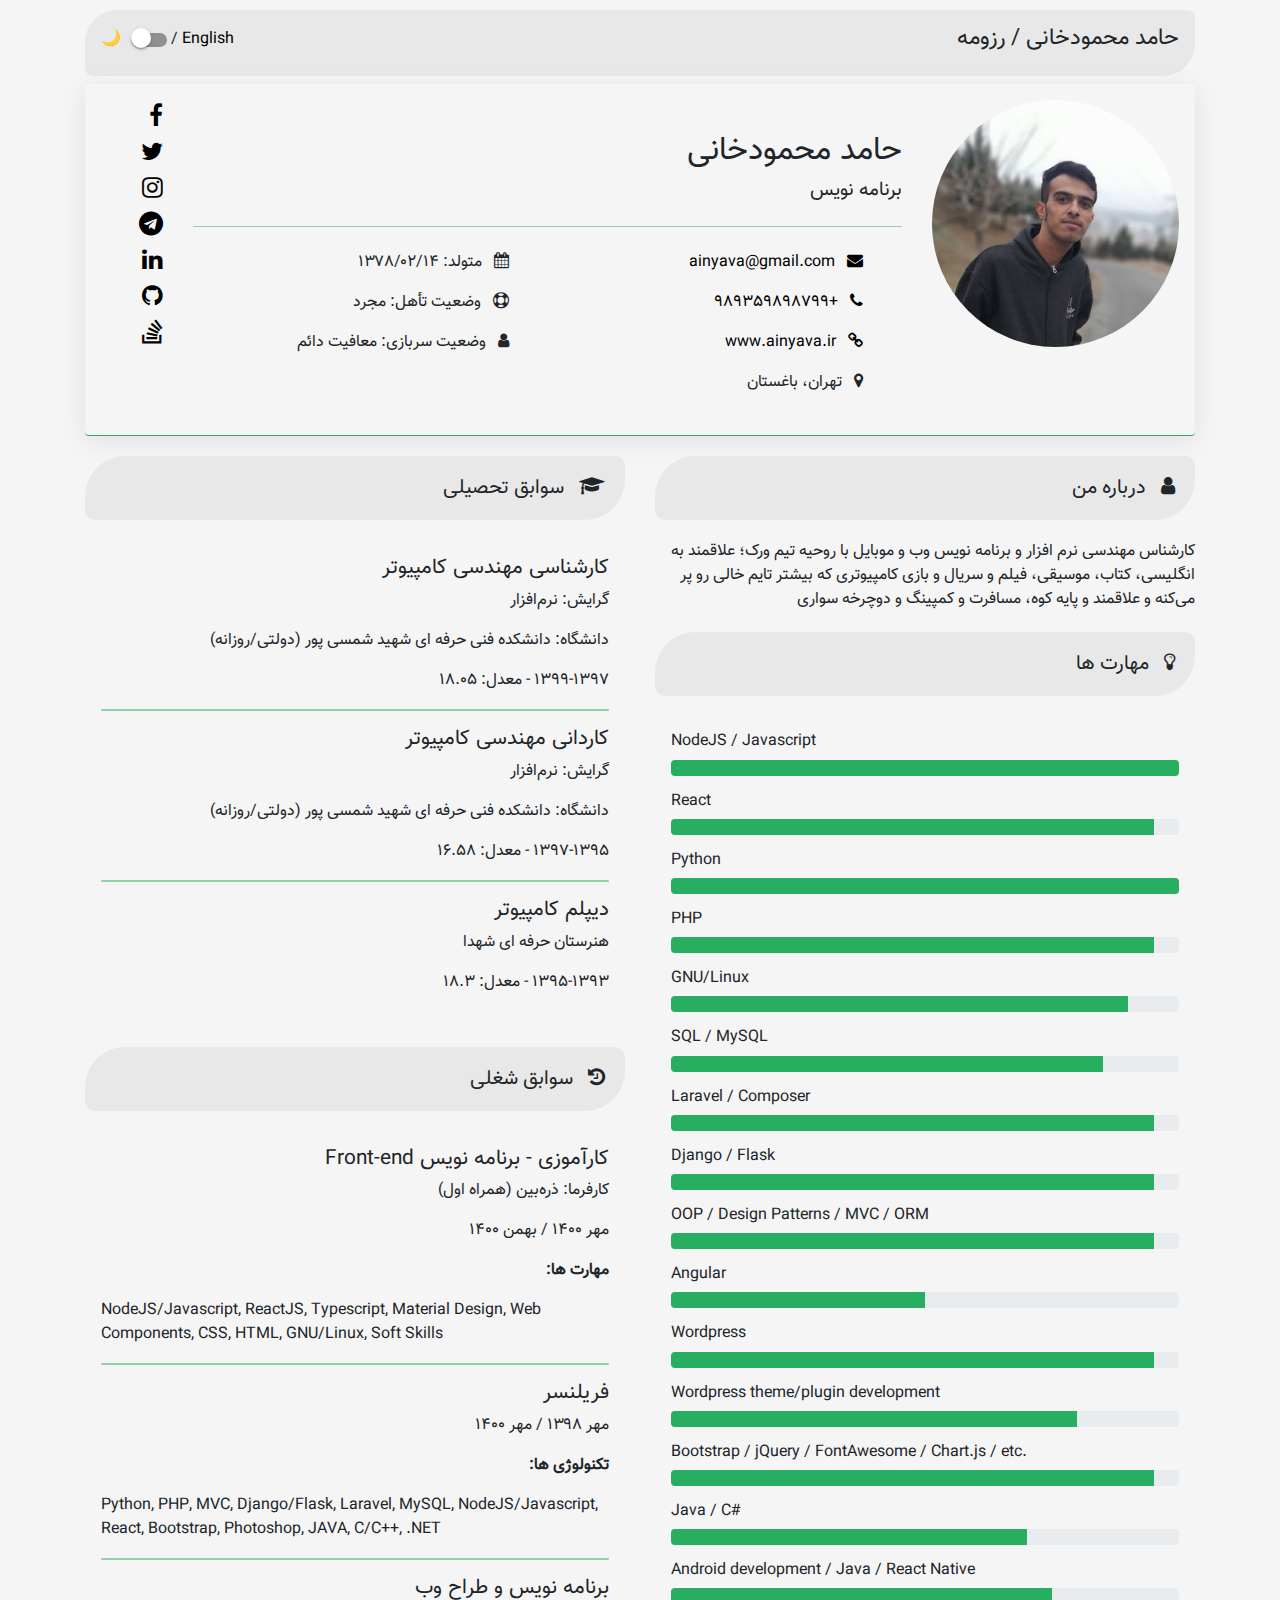
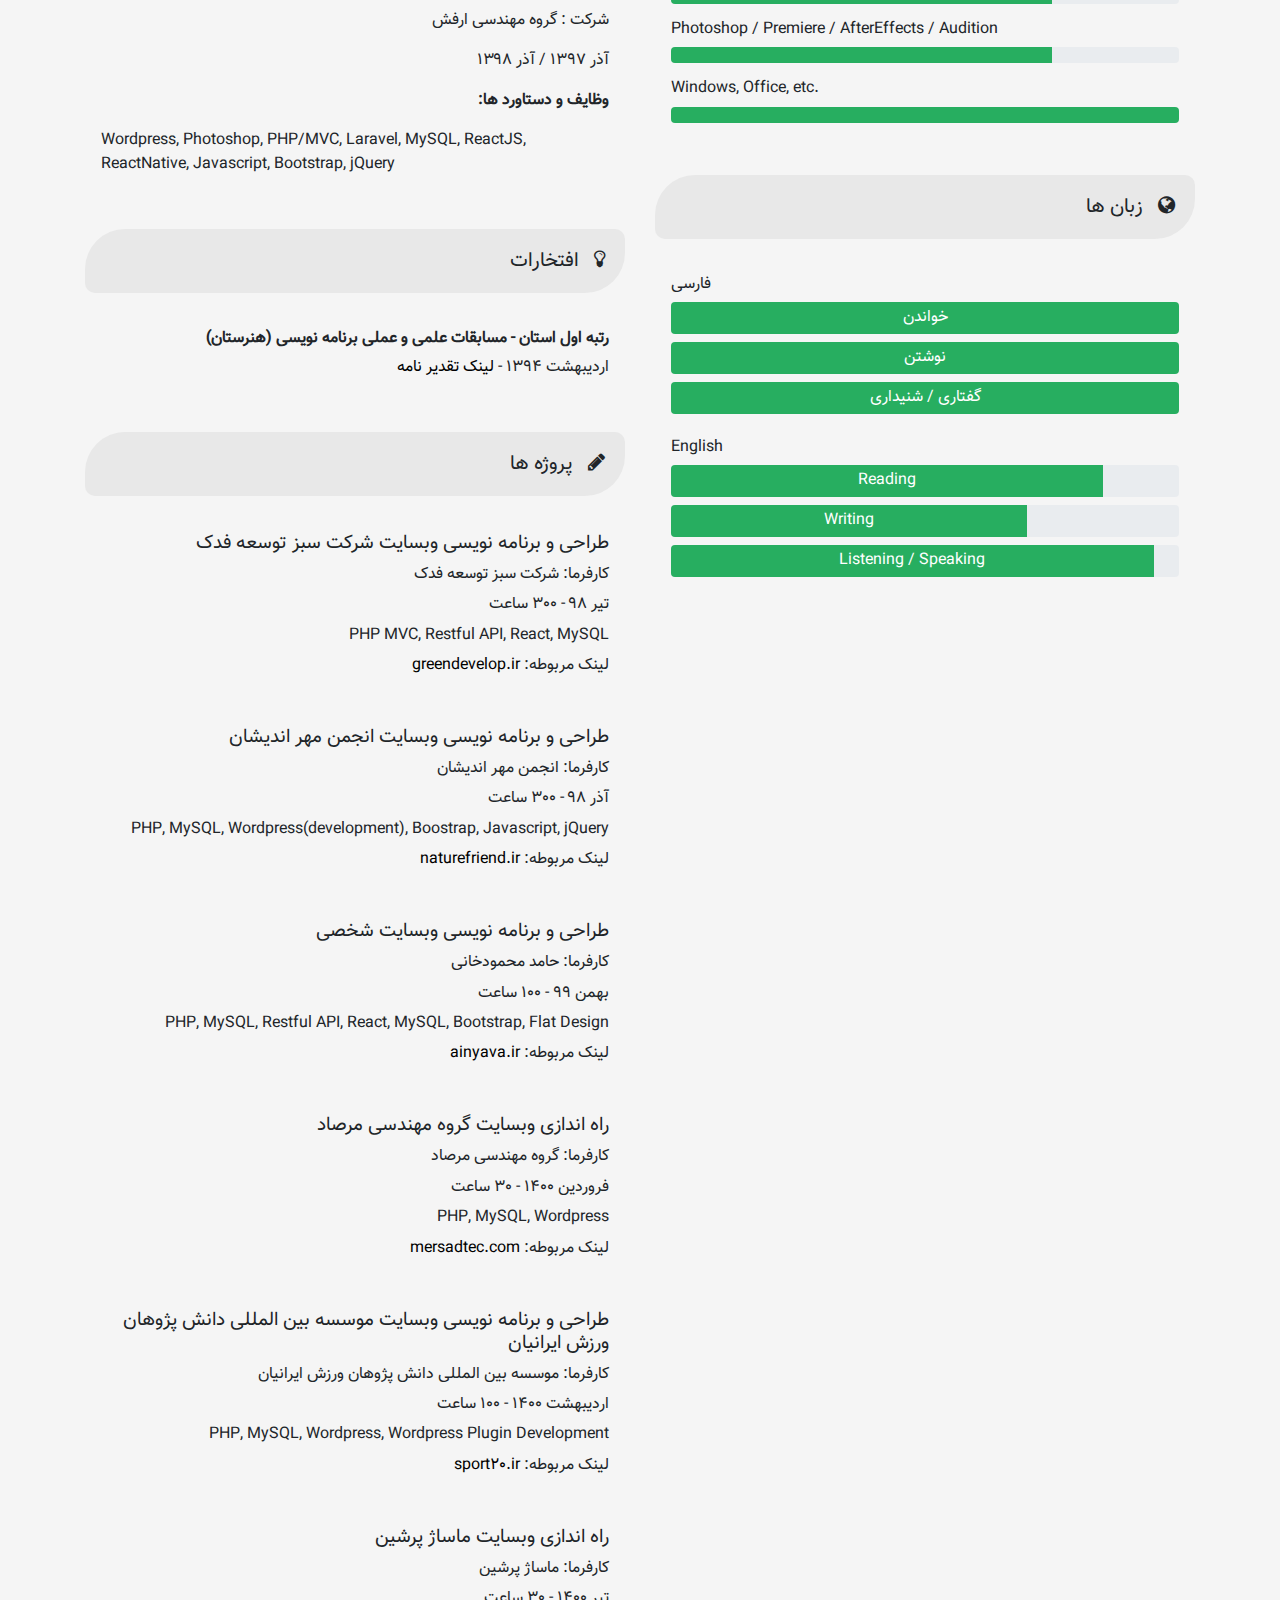
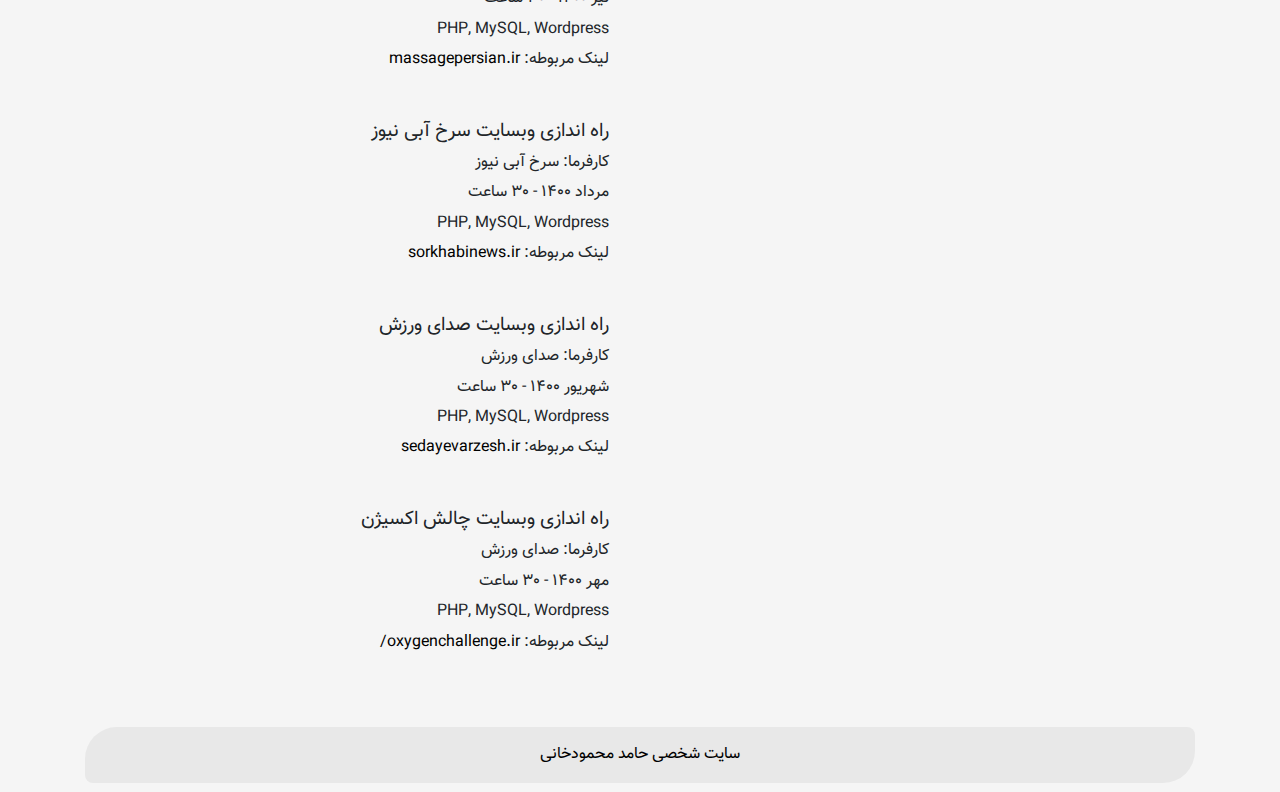
<file: index.html>
<!DOCTYPE html>
<html>
<head>
    <meta charset="UTF-8">
    <meta http-equiv="X-UA-Compatible" content="IE=edge">
    <meta name="viewport" content="width=device-width, initial-scale=1.0">
    <title>حامد محمودخانی - رزومه</title>
    <link rel="stylesheet" href="css/style.min.css">
</head>
<body>
    <div class="app">
        <div class="container resume">
            <header>
                <h1 class="d-inline-block">حامد محمودخانی / رزومه</h1>
                <div class="left d-inline-block">
                    <a href="english.html">English</a> /
                    <label class="material-switch">
                        <input type="checkbox" id="nightmode"/>
                        <span role="img" aria-label="moon">🌙</span>
                    </label>
                </div>
                <div class="clear"></div>
            </header>
            <div class="head rounded">
                <div class="row">
                    <h1 class="d-none">رزومه حامد محمودخانی</h1>
                    <div class="col-12 col-md-5 col-lg-3">
                        <div class="profile">
                            <img src="images/profile.jpg" alt="حامد محمودخانی">
                        </div>
                    </div>
                    <div class="col-12 col-md-6 col-lg-8">
                        <h1>حامد محمودخانی</h1>
                        <h2>برنامه نویس</h2>
                        <div class="line mt-4"></div>
                        <div class="buttons row">
                            <div class="col-12 col-md-6">
                                <a class="button" href="mailto:ainyava@gmail.com">
                                    <i class="fa fa-envelope"></i>
                                    <span>ainyava@gmail.com</span>
                                </a>
                                <a class="button" href="tel:+989359898799">
                                    <i class="fa fa-phone"></i>
                                    <span>+989359898799</span>
                                </a>
                                <a class="button" href="http://ainyava.ir">
                                    <i class="fa fa-link"></i>
                                    <span>www.ainyava.ir</span>
                                </a>
                                <div class="button">
                                    <i class="fa fa-map-marker"></i>
                                    <span>تهران، باغستان</span>
                                </div>
                            </div>
                            <div class="col-12 col-md-6">
                                <div class="button">
                                    <i class="fa fa-calendar"></i>
                                    <span>متولد: ۱۳۷۸/۰۲/۱۴</span>
                                </div>
                                <div class="button">
                                    <i class="fa fa-life-ring"></i>
                                    <span>وضعیت تأهل: مجرد</span>
                                </div>
                                <div class="button">
                                    <i class="fa fa-user"></i>
                                    <span>وضعیت سربازی: معافیت دائم</span>
                                </div>
                            </div>
                        </div>
                    </div>
                    <div class="col-12 col-md-1 social">
                        <a href="https://facebook.com/ainyava">
                            <i class="fa fa-facebook-f"></i>
                        </a>
                        <a href="https://twitter.com/ainyava">
                            <i class="fa fa-twitter"></i>
                        </a>
                        <a href="https://instagram.com/ainyava">
                            <i class="fa fa-instagram"></i>
                        </a>
                        <a href="https://telegram.me/ainyava">
                            <i class="fa fa-telegram"></i>
                        </a>
                        <a href="https://linkedin.com/in/ainyava">
                            <i class="fa fa-linkedin"></i>
                        </a>
                        <a href="https://github.com/ainyava">
                            <i class="fa fa-github"></i>
                        </a>
                        <a href="https://stackoverflow.com/users/6277642/hamed-mahmoudkhani">
                            <i class="fa fa-stack-overflow"></i>
                        </a>
                    </div>
                </div>
            </div>
            <div class="row">
                <div class="col-12 col-md-6">
                    <h5 class="title">
                        <i class="fa fa-user" role="img" aria-label="درباره من"></i>
                        <span>درباره من</span>
                    </h5>
                    <p>کارشناس مهندسی نرم افزار و برنامه نویس وب و موبایل با روحیه تیم ورک؛ علاقمند به انگلیسی،
                        کتاب، موسیقی، فیلم و سریال و بازی کامپیوتری که بیشتر تایم خالی رو پر می‌کنه و علاقمند و پایه
                        کوه، مسافرت و کمپینگ و دوچرخه سواری</p>
                    <h5 class="title">
                        <i class="fa fa-lightbulb-o" role="img" aria-label="درباره من"></i>
                        <span>مهارت ها</span>
                    </h5>
                    <div class="skills p-3">
                        <div class="item">
                            <h6>NodeJS / Javascript</h6>
                            <div class="progress">
                                <div class="progress-bar w-100" role="progressbar" aria-valuenow="100"
                                     aria-valuemin="0" aria-valuemax="100"></div>
                            </div>
                        </div>
                        <div class="item">
                            <h6>React</h6>
                            <div class="progress">
                                <div class="progress-bar w-95" role="progressbar" aria-valuenow="100"
                                     aria-valuemin="0" aria-valuemax="100"></div>
                            </div>
                        </div>
                        <div class="item">
                            <h6>Python</h6>
                            <div class="progress">
                                <div class="progress-bar w-100" role="progressbar" aria-valuenow="100"
                                     aria-valuemin="0" aria-valuemax="100"></div>
                            </div>
                        </div>
                        <div class="item">
                            <h6>PHP</h6>
                            <div class="progress">
                                <div class="progress-bar w-95" role="progressbar" aria-valuenow="100"
                                     aria-valuemin="0" aria-valuemax="100"></div>
                            </div>
                        </div>
                        <div class="item">
                            <h6>GNU/Linux</h6>
                            <div class="progress">
                                <div class="progress-bar w-90" role="progressbar" aria-valuenow="100"
                                     aria-valuemin="0" aria-valuemax="100"></div>
                            </div>
                        </div>
                        <div class="item">
                            <h6>SQL / MySQL</h6>
                            <div class="progress">
                                <div class="progress-bar w-85" role="progressbar" aria-valuenow="100"
                                     aria-valuemin="0" aria-valuemax="100"></div>
                            </div>
                        </div>
                        <div class="item">
                            <h6>Laravel / Composer</h6>
                            <div class="progress">
                                <div class="progress-bar w-95" role="progressbar" aria-valuenow="100"
                                     aria-valuemin="0" aria-valuemax="100"></div>
                            </div>
                        </div>
                        <div class="item">
                            <h6>Django / Flask</h6>
                            <div class="progress">
                                <div class="progress-bar w-95" role="progressbar" aria-valuenow="100"
                                     aria-valuemin="0" aria-valuemax="100"></div>
                            </div>
                        </div>
                        <div class="item">
                            <h6>OOP / Design Patterns / MVC / ORM</h6>
                            <div class="progress">
                                <div class="progress-bar w-95" role="progressbar" aria-valuenow="100"
                                     aria-valuemin="0" aria-valuemax="100"></div>
                            </div>
                        </div>
                        <div class="item">
                            <h6>Angular</h6>
                            <div class="progress">
                                <div class="progress-bar w-50" role="progressbar" aria-valuenow="100"
                                     aria-valuemin="0" aria-valuemax="100"></div>
                            </div>
                        </div>
                        <div class="item">
                            <h6>Wordpress</h6>
                            <div class="progress">
                                <div class="progress-bar w-95" role="progressbar" aria-valuenow="100"
                                     aria-valuemin="0" aria-valuemax="100"></div>
                            </div>
                        </div>
                        <div class="item">
                            <h6>Wordpress theme/plugin development</h6>
                            <div class="progress">
                                <div class="progress-bar w-80" role="progressbar" aria-valuenow="100"
                                     aria-valuemin="0" aria-valuemax="100"></div>
                            </div>
                        </div>
                        <div class="item">
                            <h6>Bootstrap / jQuery / FontAwesome / Chart.js / etc.</h6>
                            <div class="progress">
                                <div class="progress-bar w-95" role="progressbar" aria-valuenow="100"
                                     aria-valuemin="0" aria-valuemax="100"></div>
                            </div>
                        </div>
                        <div class="item">
                            <h6>Java / C#</h6>
                            <div class="progress">
                                <div class="progress-bar w-70" role="progressbar" aria-valuenow="100"
                                     aria-valuemin="0" aria-valuemax="100"></div>
                            </div>
                        </div>
                        <div class="item">
                            <h6>Android development / Java / React Native</h6>
                            <div class="progress">
                                <div class="progress-bar w-75" role="progressbar" aria-valuenow="100"
                                     aria-valuemin="0" aria-valuemax="100"></div>
                            </div>
                        </div>
                        <div class="item">
                            <h6>Photoshop / Premiere / AfterEffects / Audition</h6>
                            <div class="progress">
                                <div class="progress-bar w-75" role="progressbar" aria-valuenow="100"
                                     aria-valuemin="0" aria-valuemax="100"></div>
                            </div>
                        </div>
                        <div class="item">
                            <h6>Windows, Office, etc.</h6>
                            <div class="progress">
                                <div class="progress-bar w-100" role="progressbar" aria-valuenow="100"
                                     aria-valuemin="0" aria-valuemax="100"></div>
                            </div>
                        </div>
                    </div>
                    <h5 class="title">
                        <i class="fa fa-globe" role="img" aria-label="زبان"></i>
                        <span>زبان ها</span>
                    </h5>
                    <div class="languages p-3">
                        <div class="item">
                            <h6>فارسی</h6>
                            <div class="progress mt-2 texted">
                                <div class="progress-bar w-100" role="progressbar" aria-valuenow="100"
                                     aria-valuemin="0" aria-valuemax="100">خواندن
                                </div>
                            </div>
                            <div class="progress mt-2 texted">
                                <div class="progress-bar w-100" role="progressbar" aria-valuenow="100"
                                     aria-valuemin="0" aria-valuemax="100">نوشتن
                                </div>
                            </div>
                            <div class="progress mt-2 texted">
                                <div class="progress-bar w-100" role="progressbar" aria-valuenow="100"
                                     aria-valuemin="0" aria-valuemax="100">گفتاری / شنیداری
                                </div>
                            </div>
                            <h6 class="mt-4">English</h6>
                            <div class="progress mt-2 texted">
                                <div class="progress-bar w-85" role="progressbar" aria-valuenow="100"
                                     aria-valuemin="0" aria-valuemax="100">Reading</div>
                            </div>
                            <div class="progress mt-2 texted">
                                <div class="progress-bar w-70" role="progressbar" aria-valuenow="100"
                                     aria-valuemin="0" aria-valuemax="100">Writing
                                </div>
                            </div>
                            <div class="progress mt-2 texted">
                                <div class="progress-bar w-95" role="progressbar" aria-valuenow="100"
                                     aria-valuemin="0" aria-valuemax="100">Listening / Speaking
                                </div>
                            </div>
                        </div>
                    </div>
                </div>
                <div class="col-12 col-md-6">
                    <h5 class="title">
                        <i class="fa fa-graduation-cap" role="img" aria-label="تحصیل"></i>
                        <span>سوابق تحصیلی</span>
                    </h5>
                    <div class="experiences p-3">
                        <div class="item rtl">
                            <h6>کارشناسی مهندسی کامپیوتر</h6>
                            <p>گرایش: نرم‌افزار</p>
                            <p>دانشگاه: دانشکده فنی حرفه ای شهید شمسی پور (دولتی/روزانه)</p>
                            <p>۱۳۹۹-۱۳۹۷ - معدل: ۱۸.۰۵</p>
                            <div class="line"></div>
                        </div>
                        <div class="item rtl">
                            <h6>کاردانی مهندسی کامپیوتر</h6>
                            <p>گرایش: نرم‌افزار</p>
                            <p>دانشگاه: دانشکده فنی حرفه ای شهید شمسی پور (دولتی/روزانه)</p>
                            <p>۱۳۹۷-۱۳۹۵ - معدل: ۱۶.۵۸</p>
                            <div class="line"></div>
                        </div>
                        <div class="item rtl">
                            <h6>دیپلم کامپیوتر</h6>
                            <p>هنرستان حرفه ای شهدا</p>
                            <p>۱۳۹۵-۱۳۹۳ - معدل: ۱۸.۳</p>
                        </div>
                    </div>
                    <h5 class="title">
                        <i class="fa fa-history" role="img" aria-label="شغل"></i>
                        <span>سوابق شغلی</span>
                    </h5>
                    <div class="experiences p-3">
                        <div class="item rtl">
                            <h6>کارآموزی - برنامه نویس Front-end</h6>
                            <p>کارفرما: ذره‌بین (همراه اول)</p>
                            <p>مهر ۱۴۰۰ / بهمن ۱۴۰۰</p>
                            <p class="bold">مهارت ها:</p>
                            <p class="text-left">NodeJS/Javascript, ReactJS, Typescript, Material Design, Web Components, CSS, HTML, GNU/Linux, Soft Skills</p>
                            <div class="line"></div>
                        </div>
                        <div class="item rtl">
                            <h6>فریلنسر</h6>
                            <p>مهر ۱۳۹۸ / مهر ۱۴۰۰</p>
                            <p class="bold">تکنولوژی ها:</p>
                            <p class="text-left">Python, PHP, MVC, Django/Flask, Laravel, MySQL, NodeJS/Javascript, React, Bootstrap, Photoshop, JAVA, C/C++, .NET</p>
                            <div class="line"></div>
                        </div>
                        <div class="item rtl">
                            <h6>برنامه نویس و طراح وب</h6>
                            <p>شرکت : گروه مهندسی ارفش</p>
                            <p>آذر ۱۳۹۷  / آذر ۱۳۹۸</p>
                            <p class="bold">وظایف و دستاورد ها:</p>
                            <p class="text-left">Wordpress, Photoshop, PHP/MVC, Laravel, MySQL, ReactJS, ReactNative, Javascript, Bootstrap, jQuery</p>
                        </div>
                    </div>
                    <h5 class="title">
                        <i class="fa fa-lightbulb-o" role="img" aria-label="افتخارات"></i>
                        <span>افتخارات</span>
                    </h5>
                    <div class="p-3">
                        <div class="item rtl">
                            <h6 class="bold">رتبه اول استان - مسابقات علمی و عملی برنامه نویسی (هنرستان)</h6>
                            <p>اردیبهشت ۱۳۹۴ - <a href="http://hhss.ir" target="_blank" rel="noopener noreferrer">لینک تقدیر نامه</a></p>
                        </div>
                    </div>
                    <h5 class="title">
                        <i class="fa fa-pencil" role="img" aria-label="پروژه ها"></i>
                        <span>پروژه ها</span>
                    </h5>
                    <div class="resume-projects p-3">
                        <div class="item rtl">
                            <h6>طراحی و برنامه نویسی وبسایت شرکت سبز توسعه فدک</h6>
                            <p>کارفرما: شرکت سبز توسعه فدک</p>
                            <p>تیر ۹۸ - ۳۰۰ ساعت</p>
                            <p>PHP MVC, Restful API, React, MySQL</p>
                            <p>لینک مربوطه: <a href="https://greendevelop.ir" target="_blank" rel="noopener noreferrer">greendevelop.ir</a></p>
                        </div>
                        <div class="item rtl">
                            <h6>طراحی و برنامه نویسی وبسایت انجمن مهر اندیشان</h6>
                            <p>کارفرما: انجمن مهر اندیشان</p>
                            <p>آذر ۹۸ - ۳۰۰ ساعت</p>
                            <p>PHP, MySQL, Wordpress(development), Boostrap, Javascript, jQuery</p>
                            <p>لینک مربوطه: <a href="https://naturefriend.ir" target="_blank" rel="noopener noreferrer">naturefriend.ir</a></p>
                        </div>
                        <div class="item rtl">
                            <h6>طراحی و برنامه نویسی وبسایت شخصی</h6>
                            <p>کارفرما: حامد محمودخانی</p>
                            <p>بهمن ۹۹ - ۱۰۰ ساعت</p>
                            <p>PHP, MySQL, Restful API, React, MySQL, Bootstrap, Flat Design</p>
                            <p>لینک مربوطه: <a href="https://ainyava.ir" target="_blank" rel="noopener noreferrer">ainyava.ir</a></p>
                        </div>
                        <div class="item rtl">
                            <h6>راه اندازی وبسایت گروه مهندسی مرصاد</h6>
                            <p>کارفرما: گروه مهندسی مرصاد</p>
                            <p>فروردین ۱۴۰۰ - ۳۰ ساعت</p>
                            <p>PHP, MySQL, Wordpress</p>
                            <p>لینک مربوطه: <a href="https://mersadtec.com" target="_blank" rel="noopener noreferrer">mersadtec.com</a></p>
                        </div>
                        <div class="item rtl">
                            <h6>طراحی و برنامه نویسی وبسایت موسسه بین المللی دانش پژوهان ورزش ایرانیان</h6>
                            <p>کارفرما: موسسه بین المللی دانش پژوهان ورزش ایرانیان</p>
                            <p>اردیبهشت ۱۴۰۰ - ۱۰۰ ساعت</p>
                            <p>PHP, MySQL, Wordpress, Wordpress Plugin Development</p>
                            <p>لینک مربوطه: <a href="https://sport20.ir" target="_blank" rel="noopener noreferrer">sport20.ir</a></p>
                        </div>
                        <div class="item rtl">
                            <h6>راه اندازی وبسایت ماساژ پرشین</h6>
                            <p>کارفرما: ماساژ پرشین</p>
                            <p>تیر ۱۴۰۰ - ۳۰ ساعت</p>
                            <p>PHP, MySQL, Wordpress</p>
                            <p>لینک مربوطه: <a href="https://massagepersian.ir" target="_blank" rel="noopener noreferrer">massagepersian.ir</a></p>
                        </div>
                        <div class="item rtl">
                            <h6>راه اندازی وبسایت سرخ آبی نیوز</h6>
                            <p>کارفرما: سرخ آبی نیوز</p>
                            <p>مرداد ۱۴۰۰ - ۳۰ ساعت</p>
                            <p>PHP, MySQL, Wordpress</p>
                            <p>لینک مربوطه: <a href="https://sorkhabinews.ir" target="_blank" rel="noopener noreferrer">sorkhabinews.ir</a></p>
                        </div>
                        <div class="item rtl">
                            <h6>راه اندازی وبسایت صدای ورزش</h6>
                            <p>کارفرما: صدای ورزش</p>
                            <p>شهریور ۱۴۰۰ - ۳۰ ساعت</p>
                            <p>PHP, MySQL, Wordpress</p>
                            <p>لینک مربوطه: <a href="https://sedayevarzesh.ir" target="_blank" rel="noopener noreferrer">sedayevarzesh.ir</a></p>
                        </div>
                        <div class="item rtl">
                            <h6>راه اندازی وبسایت چالش اکسیژن</h6>
                            <p>کارفرما: صدای ورزش</p>
                            <p>مهر ۱۴۰۰ - ۳۰ ساعت</p>
                            <p>PHP, MySQL, Wordpress</p>
                            <p>لینک مربوطه: <a href="https://oxygenchallenge.ir" target="_blank" rel="noopener noreferrer">oxygenchallenge.ir/</a></p>
                        </div>
                    </div>
                </div>
            </div>
            <footer class="text-center">
                <a href="https://ainyava.ir">سایت شخصی حامد محمودخانی</a>
            </footer>
        </div>
    </div>
    <script type="text/javascript" src="js/script.js"></script>
</body>
</html>
</file>
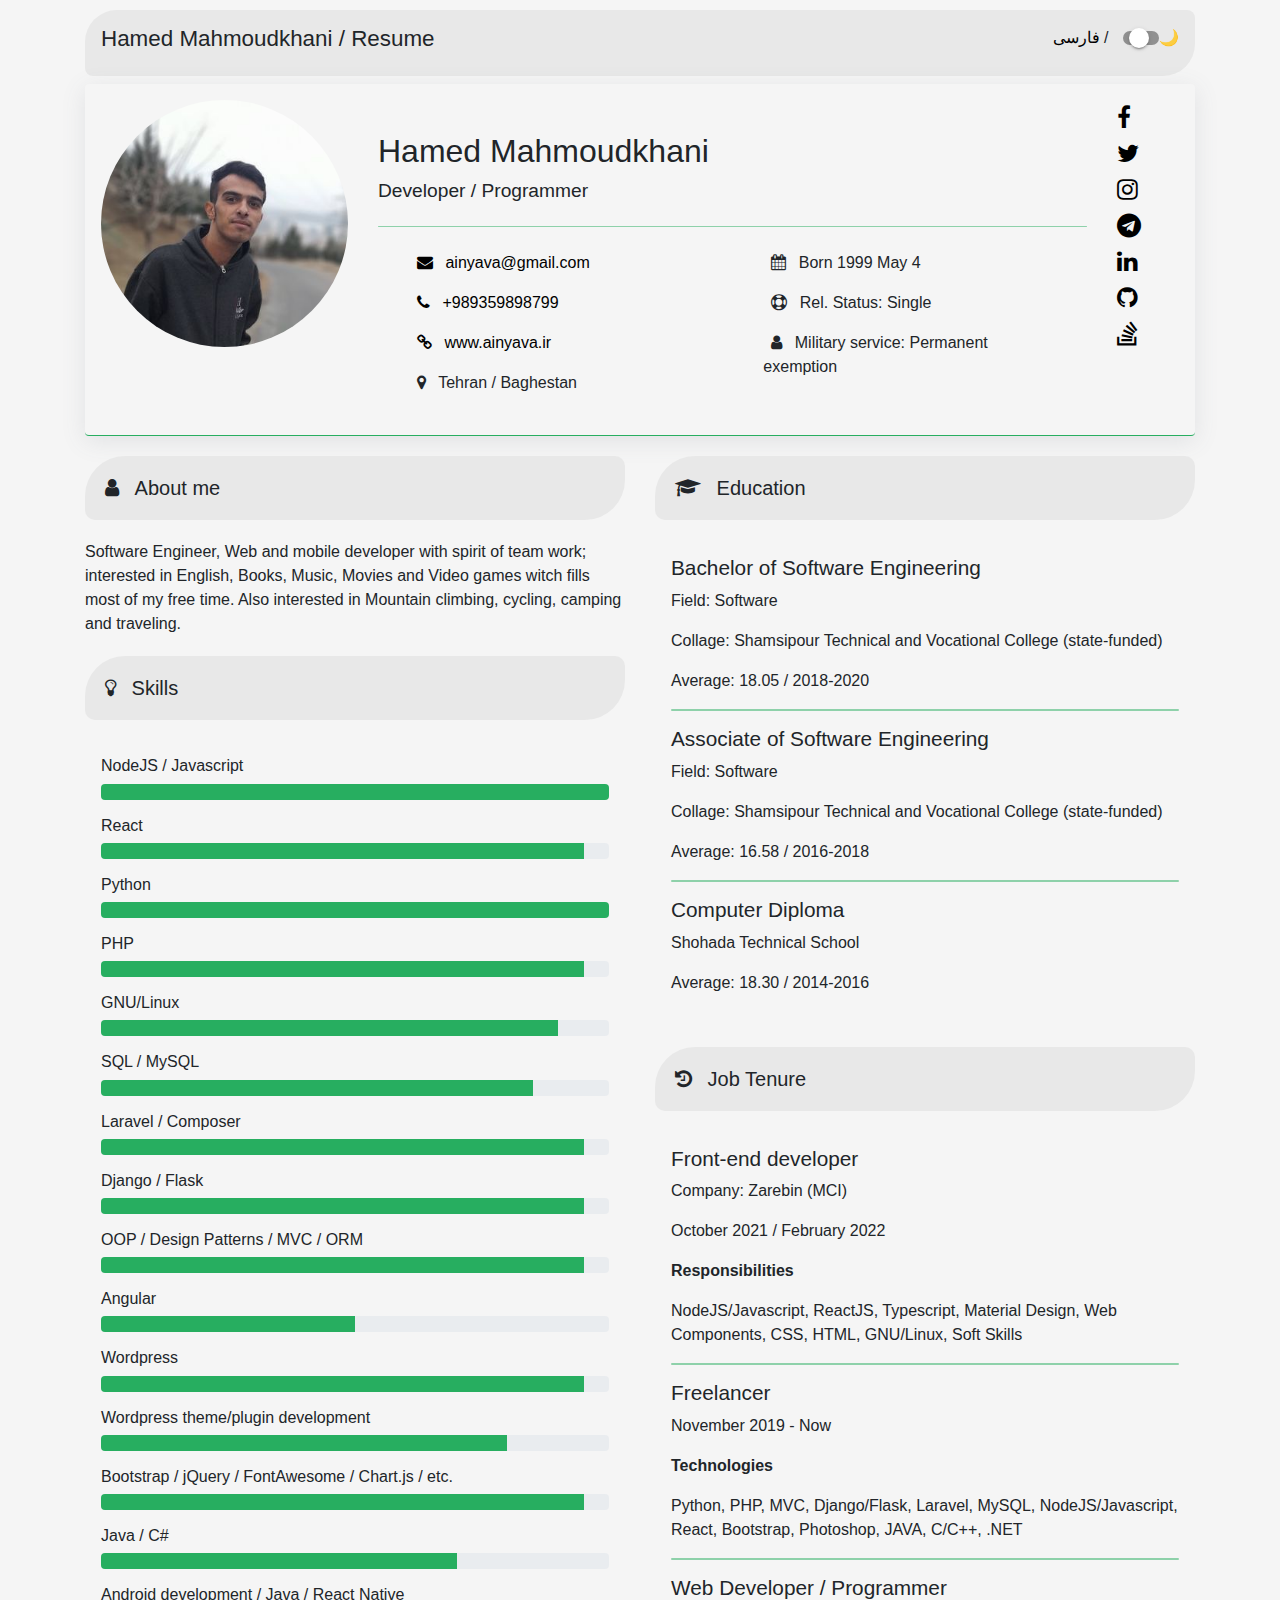
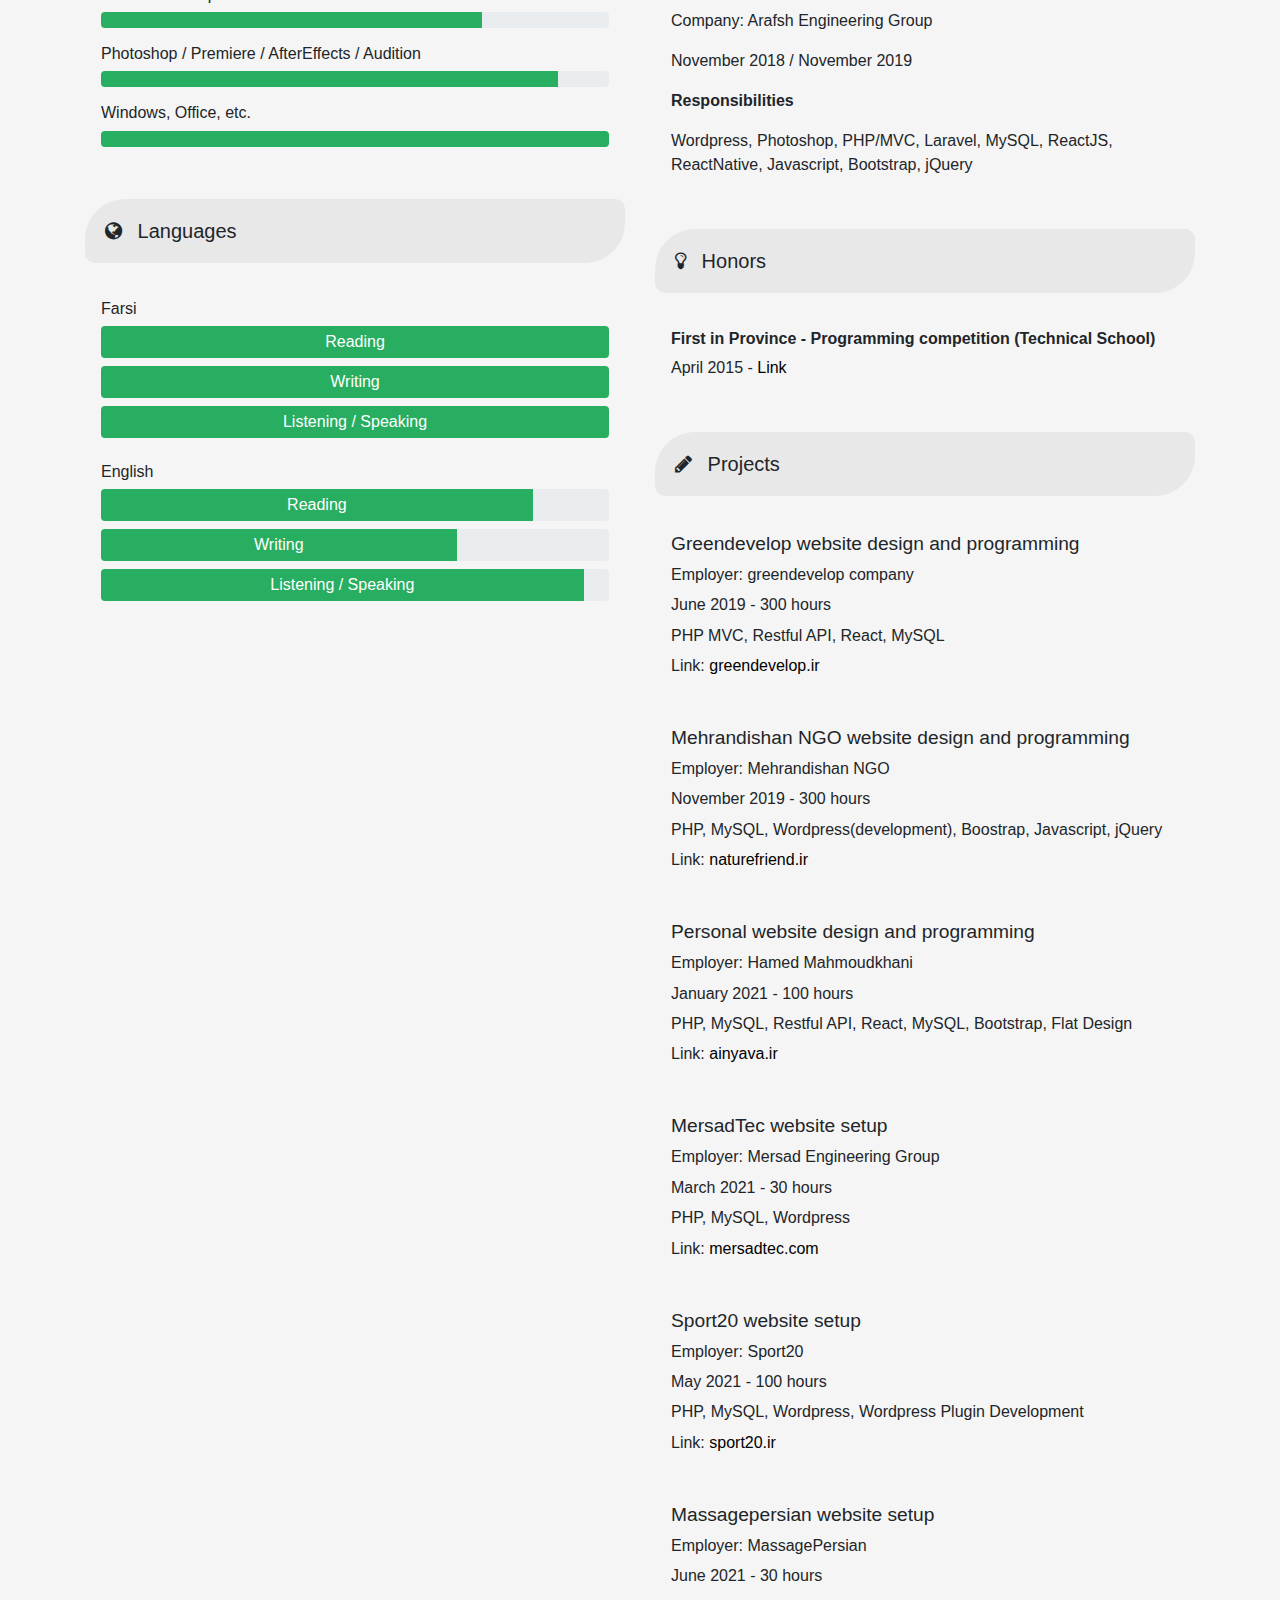
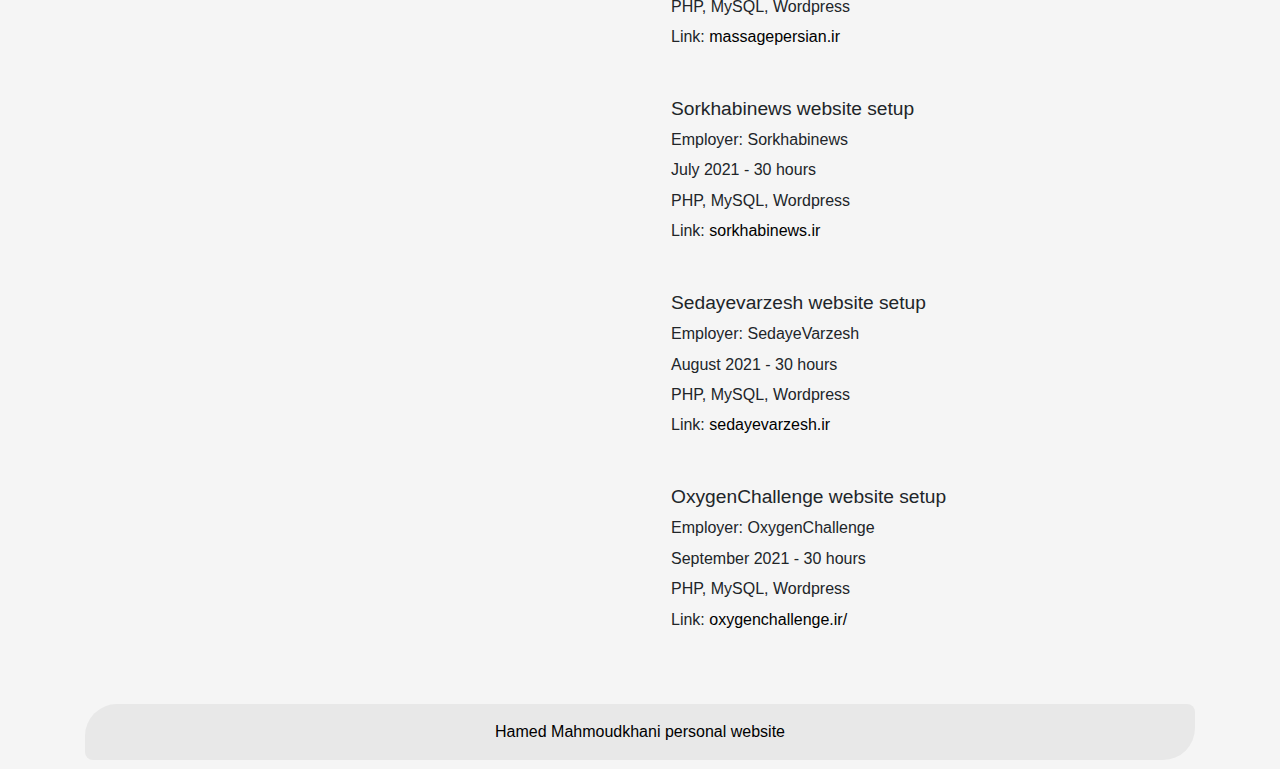
<file: english.html>
<!DOCTYPE html>
<html>
<head>
    <meta charset="UTF-8">
    <meta http-equiv="X-UA-Compatible" content="IE=edge">
    <meta name="viewport" content="width=device-width, initial-scale=1.0">
    <title>Hamed Mahmoudkhani - Resume</title>
    <link rel="stylesheet" href="css/style-en.min.css">
</head>
<body>
    <div class="app">
        <div class="container resume">
            <header>
                <h1 class="d-inline-block">Hamed Mahmoudkhani / Resume</h1>
                <div class="right d-inline-block">
                    <a href="./">فارسی</a> /
                    <label class="material-switch">
                        <input type="checkbox" id="nightmode"/>
                        <span role="img" aria-label="moon">🌙</span>
                    </label>
                </div>
                <div class="clear"></div>
            </header>
            <div class="head rounded">
                <div class="row">
                    <h1 class="d-none">Hamed Mahmoudkhani Resume</h1>
                    <div class="col-12 col-md-5 col-lg-3">
                        <div class="profile">
                            <img src="images/profile.jpg" alt="Hamed Mahmoudkhani">
                        </div>
                    </div>
                    <div class="col-12 col-md-6 col-lg-8">
                        <h1>Hamed Mahmoudkhani</h1>
                        <h2>Developer / Programmer</h2>
                        <div class="line mt-4"></div>
                        <div class="buttons row">
                            <div class="col-12 col-md-6">
                                <a class="button" href="mailto:ainyava@gmail.com">
                                    <i class="fa fa-envelope"></i>
                                    <span>ainyava@gmail.com</span>
                                </a>
                                <a class="button" href="tel:+989359898799">
                                    <i class="fa fa-phone"></i>
                                    <span>+989359898799</span>
                                </a>
                                <a class="button" href="http://ainyava.ir">
                                    <i class="fa fa-link"></i>
                                    <span>www.ainyava.ir</span>
                                </a>
                                <div class="button">
                                    <i class="fa fa-map-marker"></i>
                                    <span>Tehran / Baghestan</span>
                                </div>
                            </div>
                            <div class="col-12 col-md-6">
                                <div class="button">
                                    <i class="fa fa-calendar"></i>
                                    <span>Born 1999 May 4</span>
                                </div>
                                <div class="button">
                                    <i class="fa fa-life-ring"></i>
                                    <span>Rel. Status: Single</span>
                                </div>
                                <div class="button">
                                    <i class="fa fa-user"></i>
                                    <span>Military service: Permanent exemption</span>
                                </div>
                            </div>
                        </div>
                    </div>
                    <div class="col-12 col-md-1 social">
                        <a href="https://facebook.com/ainyava">
                            <i class="fa fa-facebook-f"></i>
                        </a>
                        <a href="https://twitter.com/ainyava">
                            <i class="fa fa-twitter"></i>
                        </a>
                        <a href="https://instagram.com/ainyava">
                            <i class="fa fa-instagram"></i>
                        </a>
                        <a href="https://telegram.me/ainyava">
                            <i class="fa fa-telegram"></i>
                        </a>
                        <a href="https://linkedin.com/in/ainyava">
                            <i class="fa fa-linkedin"></i>
                        </a>
                        <a href="https://github.com/ainyava">
                            <i class="fa fa-github"></i>
                        </a>
                        <a href="https://stackoverflow.com/users/6277642/hamed-mahmoudkhani">
                            <i class="fa fa-stack-overflow"></i>
                        </a>
                    </div>
                </div>
            </div>
            <div class="row">
                <div class="col-12 col-md-6">
                    <h5 class="title">
                        <i class="fa fa-user" role="img" aria-label="About me"></i>
                        <span>About me</span>
                    </h5>
                    <p>Software Engineer, Web and mobile developer with spirit of team work; interested in English, Books, Music, Movies and Video games witch fills most of my free time. Also interested in Mountain climbing, cycling, camping and traveling.</p>
                    <h5 class="title">
                        <i class="fa fa-lightbulb-o" role="img" aria-label="Skills"></i>
                        <span>Skills</span>
                    </h5>
                    <div class="skills p-3">
                        <div class="item">
                            <h6>NodeJS / Javascript</h6>
                            <div class="progress">
                                <div class="progress-bar w-100" role="progressbar" aria-valuenow="100"
                                     aria-valuemin="0" aria-valuemax="100"></div>
                            </div>
                        </div>
                        <div class="item">
                            <h6>React</h6>
                            <div class="progress">
                                <div class="progress-bar w-95" role="progressbar" aria-valuenow="100"
                                     aria-valuemin="0" aria-valuemax="100"></div>
                            </div>
                        </div>
                        <div class="item">
                            <h6>Python</h6>
                            <div class="progress">
                                <div class="progress-bar w-100" role="progressbar" aria-valuenow="100"
                                     aria-valuemin="0" aria-valuemax="100"></div>
                            </div>
                        </div>
                        <div class="item">
                            <h6>PHP</h6>
                            <div class="progress">
                                <div class="progress-bar w-95" role="progressbar" aria-valuenow="100"
                                     aria-valuemin="0" aria-valuemax="100"></div>
                            </div>
                        </div>
                        <div class="item">
                            <h6>GNU/Linux</h6>
                            <div class="progress">
                                <div class="progress-bar w-90" role="progressbar" aria-valuenow="100"
                                     aria-valuemin="0" aria-valuemax="100"></div>
                            </div>
                        </div>
                        <div class="item">
                            <h6>SQL / MySQL</h6>
                            <div class="progress">
                                <div class="progress-bar w-85" role="progressbar" aria-valuenow="100"
                                     aria-valuemin="0" aria-valuemax="100"></div>
                            </div>
                        </div>
                        <div class="item">
                            <h6>Laravel / Composer</h6>
                            <div class="progress">
                                <div class="progress-bar w-95" role="progressbar" aria-valuenow="100"
                                     aria-valuemin="0" aria-valuemax="100"></div>
                            </div>
                        </div>
                        <div class="item">
                            <h6>Django / Flask</h6>
                            <div class="progress">
                                <div class="progress-bar w-95" role="progressbar" aria-valuenow="100"
                                     aria-valuemin="0" aria-valuemax="100"></div>
                            </div>
                        </div>
                        <div class="item">
                            <h6>OOP / Design Patterns / MVC / ORM</h6>
                            <div class="progress">
                                <div class="progress-bar w-95" role="progressbar" aria-valuenow="100"
                                     aria-valuemin="0" aria-valuemax="100"></div>
                            </div>
                        </div>
                        <div class="item">
                            <h6>Angular</h6>
                            <div class="progress">
                                <div class="progress-bar w-50" role="progressbar" aria-valuenow="100"
                                     aria-valuemin="0" aria-valuemax="100"></div>
                            </div>
                        </div>
                        <div class="item">
                            <h6>Wordpress</h6>
                            <div class="progress">
                                <div class="progress-bar w-95" role="progressbar" aria-valuenow="100"
                                     aria-valuemin="0" aria-valuemax="100"></div>
                            </div>
                        </div>
                        <div class="item">
                            <h6>Wordpress theme/plugin development</h6>
                            <div class="progress">
                                <div class="progress-bar w-80" role="progressbar" aria-valuenow="100"
                                     aria-valuemin="0" aria-valuemax="100"></div>
                            </div>
                        </div>
                        <div class="item">
                            <h6>Bootstrap / jQuery / FontAwesome / Chart.js / etc.</h6>
                            <div class="progress">
                                <div class="progress-bar w-95" role="progressbar" aria-valuenow="100"
                                     aria-valuemin="0" aria-valuemax="100"></div>
                            </div>
                        </div>
                        <div class="item">
                            <h6>Java / C#</h6>
                            <div class="progress">
                                <div class="progress-bar w-70" role="progressbar" aria-valuenow="100"
                                     aria-valuemin="0" aria-valuemax="100"></div>
                            </div>
                        </div>
                        <div class="item">
                            <h6>Android development / Java / React Native</h6>
                            <div class="progress">
                                <div class="progress-bar w-75" role="progressbar" aria-valuenow="100"
                                     aria-valuemin="0" aria-valuemax="100"></div>
                            </div>
                        </div>
                        <div class="item">
                            <h6>Photoshop / Premiere / AfterEffects / Audition</h6>
                            <div class="progress">
                                <div class="progress-bar w-90" role="progressbar" aria-valuenow="100"
                                     aria-valuemin="0" aria-valuemax="100"></div>
                            </div>
                        </div>
                        <div class="item">
                            <h6>Windows, Office, etc.</h6>
                            <div class="progress">
                                <div class="progress-bar w-100" role="progressbar" aria-valuenow="100"
                                     aria-valuemin="0" aria-valuemax="100"></div>
                            </div>
                        </div>
                    </div>
                    <h5 class="title">
                        <i class="fa fa-globe" role="img" aria-label="Languages"></i>
                        <span>Languages</span>
                    </h5>
                    <div class="languages p-3">
                        <div class="item">
                            <h6>Farsi</h6>
                            <div class="progress mt-2 texted">
                                <div class="progress-bar w-100" role="progressbar" aria-valuenow="100"
                                     aria-valuemin="0" aria-valuemax="100">Reading
                                </div>
                            </div>
                            <div class="progress mt-2 texted">
                                <div class="progress-bar w-100" role="progressbar" aria-valuenow="100"
                                     aria-valuemin="0" aria-valuemax="100">Writing
                                </div>
                            </div>
                            <div class="progress mt-2 texted">
                                <div class="progress-bar w-100" role="progressbar" aria-valuenow="100"
                                     aria-valuemin="0" aria-valuemax="100">Listening / Speaking
                                </div>
                            </div>
                            <h6 class="mt-4">English</h6>
                            <div class="progress mt-2 texted">
                                <div class="progress-bar w-85" role="progressbar" aria-valuenow="100"
                                     aria-valuemin="0" aria-valuemax="100">Reading</div>
                            </div>
                            <div class="progress mt-2 texted">
                                <div class="progress-bar w-70" role="progressbar" aria-valuenow="100"
                                     aria-valuemin="0" aria-valuemax="100">Writing
                                </div>
                            </div>
                            <div class="progress mt-2 texted">
                                <div class="progress-bar w-95" role="progressbar" aria-valuenow="100"
                                     aria-valuemin="0" aria-valuemax="100">Listening / Speaking
                                </div>
                            </div>
                        </div>
                    </div>
                </div>
                <div class="col-12 col-md-6">
                    <h5 class="title">
                        <i class="fa fa-graduation-cap" role="img" aria-label="Education"></i>
                        <span>Education</span>
                    </h5>
                    <div class="experiences p-3">
                        <div class="item ltr">
                            <h6>Bachelor of Software Engineering</h6>
                            <p>Field: Software</p>
                            <p>Collage: Shamsipour Technical and Vocational College (state-funded)</p>
                            <p>Average: 18.05 / 2018-2020</p>
                            <div class="line"></div>
                        </div>
                        <div class="item ltr">
                            <h6>Associate of Software Engineering</h6>
                            <p>Field: Software</p>
                            <p>Collage: Shamsipour Technical and Vocational College (state-funded)</p>
                            <p>Average: 16.58 / 2016-2018</p>
                            <div class="line"></div>
                        </div>
                        <div class="item ltr">
                            <h6>Computer Diploma</h6>
                            <p>Shohada Technical School</p>
                            <p>Average: 18.30 / 2014-2016</p>
                        </div>
                    </div>
                    <h5 class="title">
                        <i class="fa fa-history" role="img" aria-label="jobs"></i>
                        <span>Job Tenure</span>
                    </h5>
                    <div class="experiences p-3">
                        <div class="item ltr">
                            <h6>Front-end developer</h6>
                            <p>Company: Zarebin (MCI)</p>
                            <p>October 2021 / February 2022</p>
                            <p class="bold">Responsibilities</p>
                            <p class="text-left">NodeJS/Javascript, ReactJS, Typescript, Material Design, Web Components, CSS, HTML, GNU/Linux, Soft Skills</p>
                            <div class="line"></div>
                        </div>
                        <div class="item ltr">
                            <h6>Freelancer</h6>
                            <p>November 2019 - Now</p>
                            <p class="bold">Technologies</p>
                            <p class="text-left">Python, PHP, MVC, Django/Flask, Laravel, MySQL, NodeJS/Javascript, React, Bootstrap, Photoshop, JAVA, C/C++, .NET</p>
                            <div class="line"></div>
                        </div>
                        <div class="item ltr">
                            <h6>Web Developer / Programmer</h6>
                            <p>Company: Arafsh Engineering Group</p>
                            <p>November 2018 / November 2019</p>
                            <p class="bold">Responsibilities</p>
                            <p class="text-left">Wordpress, Photoshop, PHP/MVC, Laravel, MySQL, ReactJS, ReactNative, Javascript, Bootstrap, jQuery</p>
                        </div>
                    </div>
                    <h5 class="title">
                        <i class="fa fa-lightbulb-o" role="img" aria-label="Honors"></i>
                        <span>Honors</span>
                    </h5>
                    <div class="p-3">
                        <div class="item ltr">
                            <h6 class="bold">First in Province - Programming competition (Technical School)</h6>
                            <p>April 2015 - <a href="http://hhss.ir" target="_blank" rel="noopener noreferrer">Link</a></p>
                        </div>
                    </div>
                    <h5 class="title">
                        <i class="fa fa-pencil" role="img" aria-label="Projects"></i>
                        <span>Projects</span>
                    </h5>
                    <div class="resume-projects p-3">
                        <div class="item ltr">
                            <h6>Greendevelop website design and programming</h6>
                            <p>Employer: greendevelop company</p>
                            <p>June 2019 - 300 hours</p>
                            <p>PHP MVC, Restful API, React, MySQL</p>
                            <p>Link: <a href="https://greendevelop.ir" target="_blank" rel="noopener noreferrer">greendevelop.ir</a></p>
                        </div>
                        <div class="item ltr">
                            <h6>Mehrandishan NGO website design and programming</h6>
                            <p>Employer: Mehrandishan NGO</p>
                            <p>November 2019 - 300 hours</p>
                            <p>PHP, MySQL, Wordpress(development), Boostrap, Javascript, jQuery</p>
                            <p>Link: <a href="https://naturefriend.ir" target="_blank" rel="noopener noreferrer">naturefriend.ir</a></p>
                        </div>
                        <div class="item ltr">
                            <h6>Personal website design and programming</h6>
                            <p>Employer: Hamed Mahmoudkhani</p>
                            <p>January 2021 - 100 hours</p>
                            <p>PHP, MySQL, Restful API, React, MySQL, Bootstrap, Flat Design</p>
                            <p>Link: <a href="https://ainyava.ir" target="_blank" rel="noopener noreferrer">ainyava.ir</a></p>
                        </div>
                        <div class="item ltr">
                            <h6>MersadTec website setup</h6>
                            <p>Employer: Mersad Engineering Group</p>
                            <p>March 2021 - 30 hours</p>
                            <p>PHP, MySQL, Wordpress</p>
                            <p>Link: <a href="https://mersadtec.com" target="_blank" rel="noopener noreferrer">mersadtec.com</a></p>
                        </div>
                        <div class="item ltr">
                            <h6>Sport20 website setup</h6>
                            <p>Employer: Sport20</p>
                            <p>May 2021 - 100 hours</p>
                            <p>PHP, MySQL, Wordpress, Wordpress Plugin Development</p>
                            <p>Link: <a href="https://sport20.ir" target="_blank" rel="noopener noreferrer">sport20.ir</a></p>
                        </div>
                        <div class="item ltr">
                            <h6>Massagepersian website setup</h6>
                            <p>Employer: MassagePersian</p>
                            <p>June 2021 - 30 hours</p>
                            <p>PHP, MySQL, Wordpress</p>
                            <p>Link: <a href="https://massagepersian.ir" target="_blank" rel="noopener noreferrer">massagepersian.ir</a></p>
                        </div>
                        <div class="item ltr">
                            <h6>Sorkhabinews website setup</h6>
                            <p>Employer: Sorkhabinews</p>
                            <p>July 2021 - 30 hours</p>
                            <p>PHP, MySQL, Wordpress</p>
                            <p>Link: <a href="https://sorkhabinews.ir" target="_blank" rel="noopener noreferrer">sorkhabinews.ir</a></p>
                        </div>
                        <div class="item ltr">
                            <h6>Sedayevarzesh website setup</h6>
                            <p>Employer: SedayeVarzesh</p>
                            <p>August 2021 - 30 hours</p>
                            <p>PHP, MySQL, Wordpress</p>
                            <p>Link: <a href="https://sedayevarzesh.ir" target="_blank" rel="noopener noreferrer">sedayevarzesh.ir</a></p>
                        </div>
                        <div class="item ltr">
                            <h6>OxygenChallenge website setup</h6>
                            <p>Employer: OxygenChallenge</p>
                            <p>September 2021 - 30 hours</p>
                            <p>PHP, MySQL, Wordpress</p>
                            <p>Link: <a href="https://oxygenchallenge.ir" target="_blank" rel="noopener noreferrer">oxygenchallenge.ir/</a></p>
                        </div>                        
                    </div>
                </div>
            </div>
            <footer class="text-center">
                <a href="https://ainyava.ir">Hamed Mahmoudkhani personal website</a>
            </footer>
        </div>
    </div>
    <script type="text/javascript" src="js/script.js"></script>
</body>
</html>
</file>
<file: css/style.min.css>
@import "bootstrap-rtl.min.css";@import "font-awesome.min.css";@font-face{font-family:'Vazir';src:url(../fonts/vazir.woff2)}@keyframes fadeIn{from{opacity:0}to{opacity:1}}*{font-family:Vazir,sans-serif;border:0;padding:0;margin:0;box-sizing:border-box}.clear{clear:both}body{text-align:right;direction:rtl;margin:0;font-family:'Vazir',Tahoma,sans-serif!important;-webkit-font-smoothing:antialiased;-moz-osx-font-smoothing:grayscale;background:#F5F6F7}code{font-family:source-code-pro,Menlo,Monaco,Consolas,'Courier New',monospace}img{max-width:100%}a{text-decoration:none;color:#000}a:hover,a.active{text-decoration:none;color:#2ecc71}h1{font-size:1.4rem}.left{float:left}.w-95{width:95%}.w-90{width:90%}.w-85{width:85%}.w-80{width:80%}.w-70{width:70%}.app{animation:fadeIn 2s forwards;padding:.1rem 0;;background:#f5f5f5}header,footer{background:#e8e8e8;padding:1em;margin:.5rem 0;border-radius:2em .5em 2em .5em}.line{display:block;width:100%;height:.1em;border-radius:1em;background:#27ae60;opacity:.5}.head{background:#f5f5f5;box-shadow:0 5px 25px rgba(94,100,114,.13)!important;padding:1em;border-bottom:1px solid #27ae60}.head .profile{border-radius:100%}.head .profile img{border-radius:100%}.head h1{margin-top:1em;font-size:2em}.head h2{font-size:1.2em}.head .buttons{margin-top:3em;direction:rtl}.button{display:inline-block;padding:.5em;border-radius:.5em;margin-right:.5em}.button i{margin-right:.3em}.button:hover{color:#2ecc71}.head .social{direction:ltr}.head .social a{display:block;font-size:1.5em}.resume .buttons{direction:rtl;margin:1em 0}.resume .buttons a{display:block}.resume .buttons .fa{margin:0 .5em}.resume .title{background:#e8e8e8;padding:1em;margin:1em 0;border-radius:2em .5em 2em .5em}.resume .title span{margin:0 .5em}.resume .item{direction:ltr;text-align:left;margin-bottom:1em}.resume .item.rtl{direction:rtl;text-align:right}.resume .progress-bar{background:#27ae60}.dark .resume .title{background:#34495e}.progress.texted{height:2em!important;font-size:1em}.resume .experiences h6{font-size:1.3em}.bold{font-weight:700}.resume-projects h6{font-size:1.2em}.resume-projects .item{margin-bottom:3em}.resume-projects p{margin-bottom:.4em}.material-switch{z-index:0;position:relative;display:inline-block;color:rgba(var(--pure-material-onsurface-rgb,0,0,0),.87);font-family:var(--pure-material-font,"Roboto","Segoe UI",BlinkMacSystemFont,system-ui,-apple-system);font-size:16px;line-height:1.5}.material-switch>input{appearance:none;-moz-appearance:none;-webkit-appearance:none;z-index:-1;position:absolute;right:6px;top:-8px;display:block;margin:0;border-radius:50%;width:40px;height:40px;background-color:rgba(var(--pure-material-onsurface-rgb,0,0,0),.38);outline:none;opacity:0;transform:scale(1);pointer-events:none;transition:opacity 0.3s 0.1s,transform 0.2s 0.1s}.material-switch>span{display:inline-block;width:100%;cursor:pointer}.material-switch>span::before{content:"";float:right;display:inline-block;margin:5px 0 5px 10px;border-radius:7px;width:36px;height:14px;background-color:rgba(var(--pure-material-onsurface-rgb,0,0,0),.38);vertical-align:top;transition:background-color 0.2s,opacity 0.2s}.material-switch>span::after{content:"";position:absolute;top:2px;right:16px;border-radius:50%;width:20px;height:20px;background-color:rgb(var(--pure-material-onprimary-rgb,255,255,255));box-shadow:0 3px 1px -2px rgba(0,0,0,.2),0 2px 2px 0 rgba(0,0,0,.14),0 1px 5px 0 rgba(0,0,0,.12);transition:background-color 0.2s,transform 0.2s}.material-switch>input:checked{right:-10px;background-color:rgb(var(--pure-material-primary-rgb,33,150,243))}.material-switch>input:checked+span::before{background-color:rgba(var(--pure-material-primary-rgb,33,150,243),.6)}.material-switch>input:checked+span::after{background-color:rgb(var(--pure-material-primary-rgb,33,150,243));transform:translateX(16px)}.material-switch:hover>input{opacity:.04}.material-switch>input:focus{opacity:.12}.material-switch:hover>input:focus{opacity:.16}.material-switch>input:active{opacity:1;transform:scale(0);transition:transform 0s,opacity 0s}.material-switch>input:active+span::before{background-color:rgba(var(--pure-material-primary-rgb,33,150,243),.6)}.material-switch>input:checked:active+span::before{background-color:rgba(var(--pure-material-onsurface-rgb,0,0,0),.38)}.material-switch>input:disabled{opacity:0}.material-switch>input:disabled+span{color:rgb(var(--pure-material-onsurface-rgb,0,0,0));opacity:.38;cursor:default}.material-switch>input:disabled+span::before{background-color:rgba(var(--pure-material-onsurface-rgb,0,0,0),.38)}.material-switch>input:checked:disabled+span::before{background-color:rgba(var(--pure-material-primary-rgb,33,150,243),.6)}.app.dark{background:#2c3e50;color:#fff}.app.dark a{color:#fff}.app.dark a:hover{color:#2ecc71}.app.dark input[type=text],.app.dark input[type=number],.app.dark input[type=email],.app.dark input[type=submit],.app.dark button,.app.dark textarea{background:#2c3e50;border:1px solid #2c3e50;color:#fff}.app.dark .input-group-text{background:#2c3e50;color:#fff;border:1px solid #2c3e50}.app.dark header,.app.dark footer{background:#34495e}.dark .head{background:#34495e}@media screen and (max-width:768px){.head .social a{display:inline-block;margin-right:.5rem}}
</file>
<file: css/style-en.min.css>
@import "bootstrap.min.css";@import "font-awesome.min.css";@keyframes fadeIn{from{opacity:0}to{opacity:1}}*{font-family:Helvetica,Arial,sans-serif;border:0;padding:0;margin:0;box-sizing:border-box}.clear{clear:both}body{text-align:left;direction:ltr;margin:0;font-family:'Vazir',Tahoma,sans-serif!important;-webkit-font-smoothing:antialiased;-moz-osx-font-smoothing:grayscale;background:#F5F6F7}code{font-family:source-code-pro,Menlo,Monaco,Consolas,'Courier New',monospace}img{max-width:100%}a{text-decoration:none;color:#000}a:hover,a.active{text-decoration:none;color:#2ecc71}h1{font-size:1.4rem}.right{float:right}.w-95{width:95%}.w-90{width:90%}.w-85{width:85%}.w-80{width:80%}.w-70{width:70%}.app{animation:fadeIn 2s forwards;padding:.1rem 0;;background:#f5f5f5}header,footer{background:#e8e8e8;padding:1em;margin:.5rem 0;border-radius:2em .5em 2em .5em}.line{display:block;width:100%;height:.1em;border-radius:1em;background:#27ae60;opacity:.5}.head{background:#f5f5f5;box-shadow:0 5px 25px rgba(94,100,114,.13)!important;padding:1em;border-bottom:1px solid #27ae60}.head .profile{border-radius:100%}.head .profile img{border-radius:100%}.head h1{margin-top:1em;font-size:2em}.head h2{font-size:1.2em}.head .buttons{margin-top:3em;direction:ltr}.button{display:inline-block;padding:.5em;border-radius:.5em;margin-left:.5em}.button i{margin-left:.3em}.button:hover{color:#2ecc71}.head .social{direction:ltr}.head .social a{display:block;font-size:1.5em}.resume .buttons{direction:ltr;margin:1em 0}.resume .buttons a{display:block}.resume .buttons .fa{margin:0 .5em}.resume .title{background:#e8e8e8;padding:1em;margin:1em 0;border-radius:2em .5em 2em .5em}.resume .title span{margin:0 .5em}.resume .item{direction:ltr;margin-bottom:1em}.resume .item.ltr{direction:ltr;text-align:left}.resume .progress-bar{background:#27ae60}.dark .resume .title{background:#34495e}.progress.texted{height:2em!important;font-size:1em}.resume .experiences h6{font-size:1.3em}.bold{font-weight:700}.resume-projects h6{font-size:1.2em}.resume-projects .item{margin-bottom:3em}.resume-projects p{margin-bottom:.4em}.material-switch{z-index:0;position:relative;display:inline-block;color:rgba(var(--pure-material-onsurface-rgb,0,0,0),.87);font-family:var(--pure-material-font,"Roboto","Segoe UI",BlinkMacSystemFont,system-ui,-apple-system);font-size:16px;line-height:1.5}.material-switch>input{appearance:none;-moz-appearance:none;-webkit-appearance:none;z-index:-1;position:absolute;left:6px;top:-8px;display:block;margin:0;border-radius:50%;width:40px;height:40px;background-color:rgba(var(--pure-material-onsurface-rgb,0,0,0),.38);outline:none;opacity:0;transform:scale(1);pointer-events:none;transition:opacity 0.3s 0.1s,transform 0.2s 0.1s}.material-switch>span{display:inline-block;width:100%;cursor:pointer}.material-switch>span::before{content:"";float:left;display:inline-block;margin:5px 0 5px 10px;border-radius:7px;width:36px;height:14px;background-color:rgba(var(--pure-material-onsurface-rgb,0,0,0),.38);vertical-align:top;transition:background-color 0.2s,opacity 0.2s}.material-switch>span::after{content:"";position:absolute;top:2px;left:16px;border-radius:50%;width:20px;height:20px;background-color:rgb(var(--pure-material-onprimary-rgb,255,255,255));box-shadow:0 3px 1px -2px rgba(0,0,0,.2),0 2px 2px 0 rgba(0,0,0,.14),0 1px 5px 0 rgba(0,0,0,.12);transition:background-color 0.2s,transform 0.2s}.material-switch>input:checked{left:-10px;background-color:rgb(var(--pure-material-primary-rgb,33,150,243))}.material-switch>input:checked+span::before{background-color:rgba(var(--pure-material-primary-rgb,33,150,243),.6)}.material-switch>input:checked+span::after{background-color:rgb(var(--pure-material-primary-rgb,33,150,243));transform:translateX(16px)}.material-switch:hover>input{opacity:.04}.material-switch>input:focus{opacity:.12}.material-switch:hover>input:focus{opacity:.16}.material-switch>input:active{opacity:1;transform:scale(0);transition:transform 0s,opacity 0s}.material-switch>input:active+span::before{background-color:rgba(var(--pure-material-primary-rgb,33,150,243),.6)}.material-switch>input:checked:active+span::before{background-color:rgba(var(--pure-material-onsurface-rgb,0,0,0),.38)}.material-switch>input:disabled{opacity:0}.material-switch>input:disabled+span{color:rgb(var(--pure-material-onsurface-rgb,0,0,0));opacity:.38;cursor:default}.material-switch>input:disabled+span::before{background-color:rgba(var(--pure-material-onsurface-rgb,0,0,0),.38)}.material-switch>input:checked:disabled+span::before{background-color:rgba(var(--pure-material-primary-rgb,33,150,243),.6)}.app.dark{background:#2c3e50;color:#fff}.app.dark a{color:#fff}.app.dark a:hover{color:#2ecc71}.app.dark input[type=text],.app.dark input[type=number],.app.dark input[type=email],.app.dark input[type=submit],.app.dark button,.app.dark textarea{background:#2c3e50;border:1px solid #2c3e50;color:#fff}.app.dark .input-group-text{background:#2c3e50;color:#fff;border:1px solid #2c3e50}.app.dark header,.app.dark footer{background:#34495e}.dark .head{background:#34495e}@media screen and (max-width:768px){.head .social a{display:inline-block;margin-left:.5rem}}
</file>
